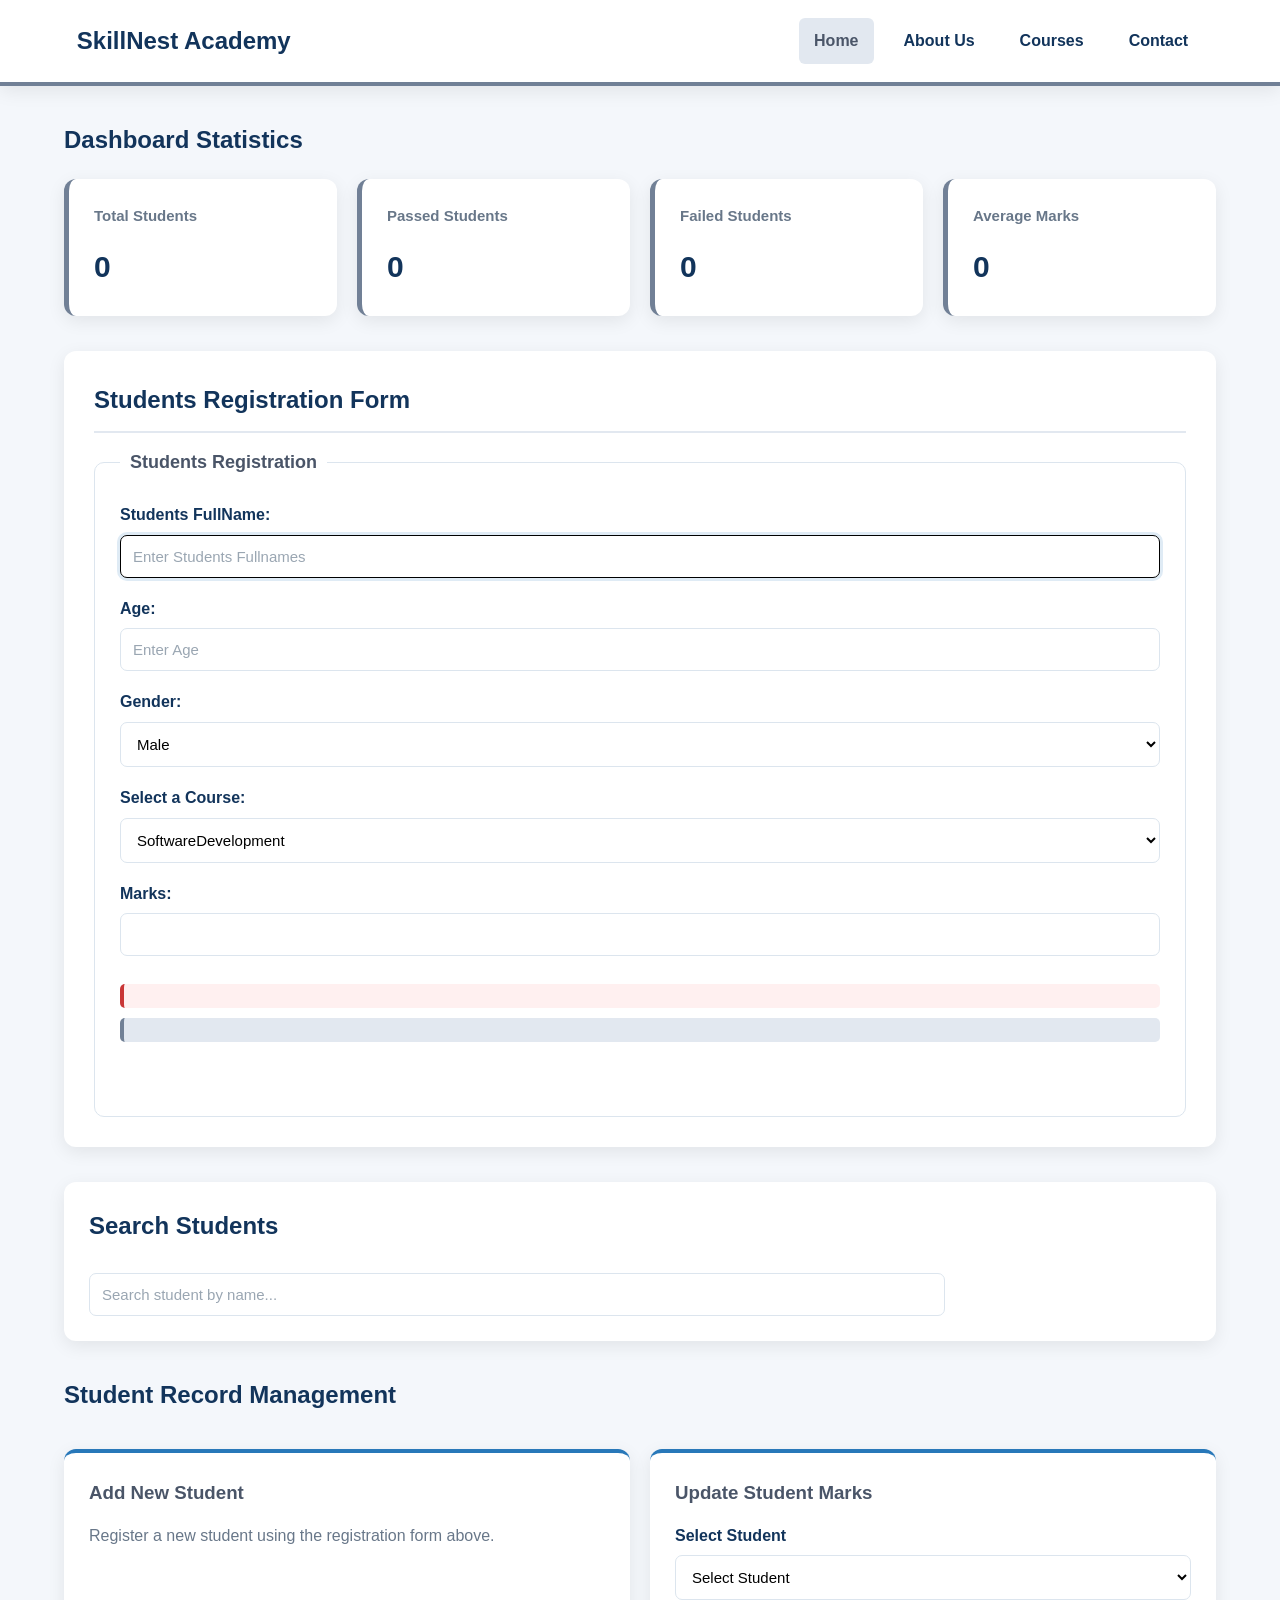
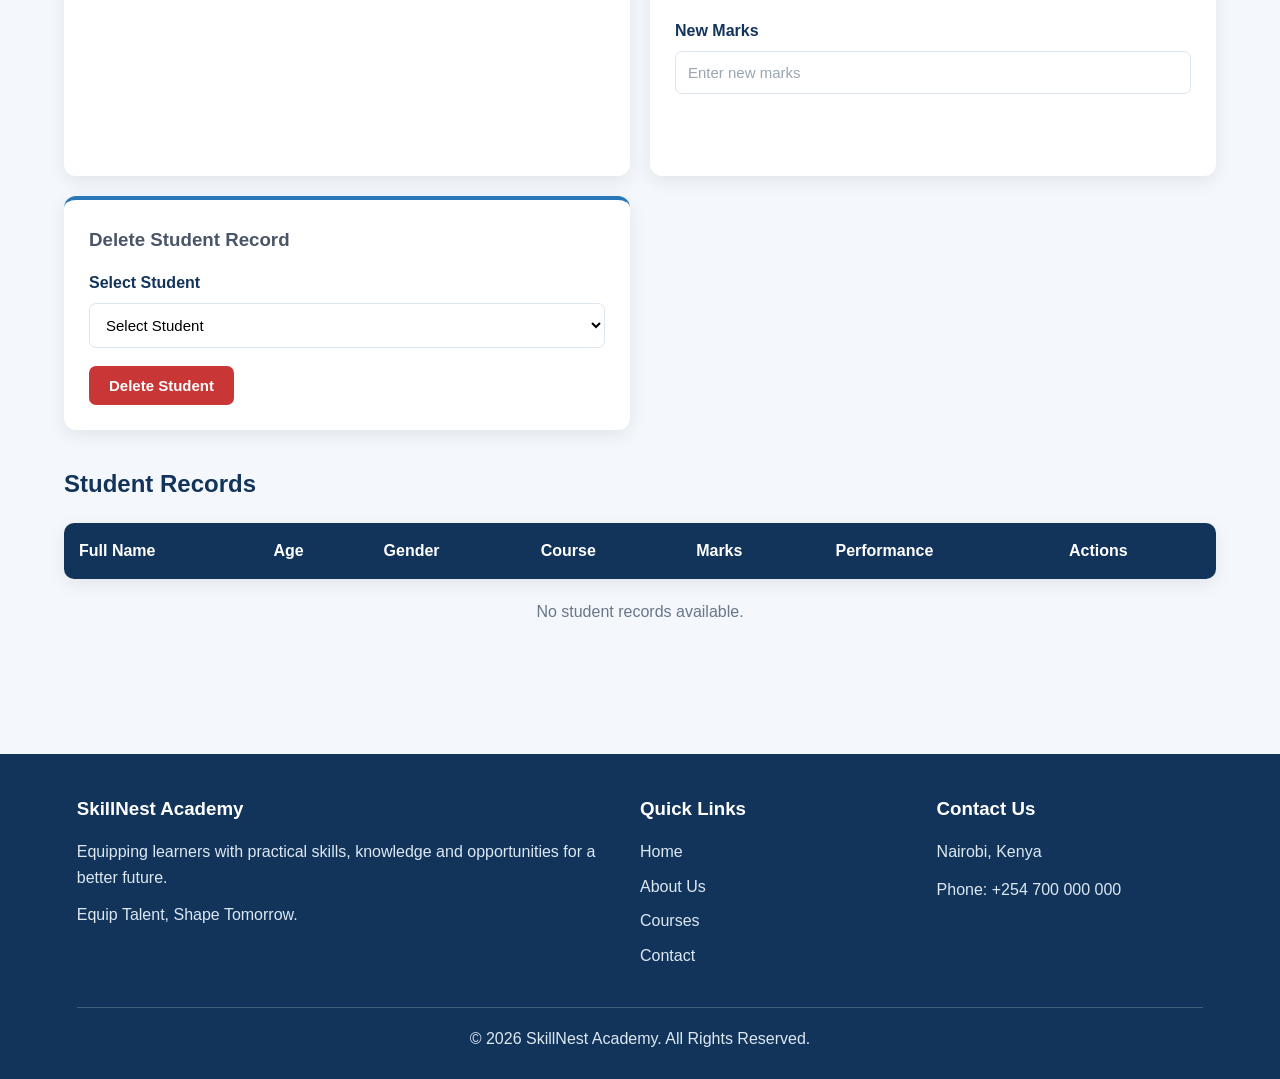
<file: index.html>
<!DOCTYPE html>
<html lang="en">

<head>
    <meta charset="UTF-8">
    <meta name="viewport" content="width=device-width, initial-scale=1.0">
    <title>SkillNest Academy</title>
    <link rel="stylesheet" href="style.css">
</head>

<body>

    <!-- Header Section -->
 
<header class="site-header">

    <div class="logo">
        <h2>SkillNest Academy</h2>
    </div>

    <button class="menu-toggle" id="menuToggle"
        aria-label="Open navigation menu"
        aria-expanded="false">
        ☰
    </button>

    <nav class="navbar" id="navbar">
        <a href="index.html" class="active">Home</a>
        <a href="about.html">About Us</a>
        <a href="courses.html">Courses</a>
        <a href="contact.html">Contact</a>
    </nav>

</header>



    <main>

        <!-- Dashboard Statistics -->
        <section class="dashboard">

            <h2>Dashboard Statistics</h2>

            <div class="statistics">

                <div class="stat-card">
                    <h3>Total Students</h3>
                    <p id="totalStudents">0</p>
                </div>

                <div class="stat-card">
                    <h3>Passed Students</h3>
                    <p id="passedStudents">0</p>
                </div>

                <div class="stat-card">
                    <h3>Failed Students</h3>
                    <p id="failedStudents">0</p>
                </div>

                <div class="stat-card">
                    <h3>Average Marks</h3>
                    <p id="averageMarks">0</p>
                </div>

            </div>

        </section>


        <!-- Student Registration Form -->
        <section class="form">

            <h2>Students Registration Form</h2>

            <form action="post">

                <fieldset>

                    <legend>Students Registration</legend>

                    <label for="name">Students FullName:</label>
                    <input
                        type="text"
                        id="name"
                        required
                        placeholder="Enter Students Fullnames"
                        autofocus
                    >
                    <br><br>


                    <label for="age">Age:</label>
                    <input
                        type="number"
                        id="age"
                        required
                        placeholder="Enter Age"
                    >
                    <br><br>


                    <label for="gender">Gender:</label>
                    <select name="gender" id="gender">

                        <option value="Male">Male</option>
                        <option value="Female">Female</option>

                    </select>
                    <br><br>


                    <label for="course">Select a Course:</label>
                    <select name="course" id="course">

                        <option value="softwareDev">SoftwareDevelopment</option>
                        <option value="webDesign">Web Design</option>
                        <option value="dataAnalysis">Data Analysis</option>
                        <option value=" cyberSecurity">Cyber Security</option>
                        <option value="networking">Networking</option>
                        <option value="graphicDesign">Graphic Design</option>
                        <option value=" digitalMarketing">Digital Marketing</option>
                        <option value="computerPackages">Computer Packages</option>

                    </select>
                    <br><br>


                    <label for="marks">Marks:</label>
                    <input
                        type="number"
                        id="marks"
                        required
                        min="0"
                        max="100"
                    >
                    <br><br>


                    <p id="errorMessage"></p>
                    <p id="successMessage"></p>


                    <button type="submit">Rigister Student</button>

                </fieldset>

            </form>

        </section>


        <!-- Registered Students Section -->
        <section class="rigisteredStudents">

        </section>


        <!-- Student Search Section -->
        <section class="search-section">

            <h2>Search Students</h2>

            <input
                type="text"
                id="searchInput"
                placeholder="Search student by name..."
            >

            <button type="button" id="searchBtn">Search</button>
            <button type="button" id="clearSearch">Clear Search</button>

        </section>


        <!-- Student Record Management -->
        <section class="management">

            <h2>Student Record Management</h2>


            <!-- Add New Student -->
            <div class="management-card">

                <h3>Add New Student</h3>

                <p>Register a new student using the registration form above.</p>

                <button
                    type="button"
                    onclick="document.getElementById('fullName').focus()"
                >
                    Add Student
                </button>

            </div>


            <!-- Update Student Marks -->
            <div class="management-card">

                <h3>Update Student Marks</h3>

                <form id="updateMarksForm">

                    <div class="form-group">

                        <label for="updateStudent">Select Student</label>

                        <select id="updateStudent" required>

                            <option value="">Select Student</option>

                        </select>

                    </div>


                    <div class="form-group">

                        <label for="newMarks">New Marks</label>

                        <input
                            type="number"
                            id="newMarks"
                            min="0"
                            max="100"
                            placeholder="Enter new marks"
                            required
                        >

                    </div>


                    <button type="submit">Update Marks</button>

                </form>

            </div>


            <!-- Delete Student -->
            <div class="management-card">

                <h3>Delete Student Record</h3>

                <form id="deleteStudentForm">

                    <div class="form-group">

                        <label for="deleteStudent">Select Student</label>

                        <select id="deleteStudent" required>

                            <option value="">Select Student</option>

                        </select>

                    </div>


                    <button type="submit" class="delete-btn">
                        Delete Student
                    </button>

                </form>

            </div>


            <p id="managementMessage"></p>

        </section>


        <!-- Student Records Table -->
        <section class="records">

            <h2>Student Records</h2>

            <div class="table-container">

                <table>

                    <thead>

                        <tr>
                            <th>Full Name</th>
                            <th>Age</th>
                            <th>Gender</th>
                            <th>Course</th>
                            <th>Marks</th>
                            <th>Performance</th>
                            <th>Actions</th>
                        </tr>

                    </thead>


                    <tbody id="studentTable">

                        <!-- Student records will appear here dynamically -->

                    </tbody>

                </table>

            </div>


            <p id="noRecords">No student records available.</p>

        </section>

    </main>

<footer class="site-footer">

    <div class="footer-container">

        <div class="footer-about">
            <h3>SkillNest Academy</h3>

            <p>
                Equipping learners with practical skills,
                knowledge and opportunities for a better future.
            </p>

            <p>Equip Talent, Shape Tomorrow.</p>
        </div>


        <div class="footer-links">

            <h3>Quick Links</h3>

            <ul>
                <li><a href="index.html">Home</a></li>
                <li><a href="about.html">About Us</a></li>
                <li><a href="courses.html">Courses</a></li>
                <li><a href="contact.html">Contact</a></li>
            </ul>

        </div>


        <div class="footer-contact">

            <h3>Contact Us</h3>

            <p>Nairobi, Kenya</p>
            <p>Phone: +254 700 000 000</p>

        </div>

    </div>

    <div class="footer-bottom">

        <p>
            &copy; 2026 SkillNest Academy.
            All Rights Reserved.
        </p>

    </div>

</footer>


</body>

</html>
</file>
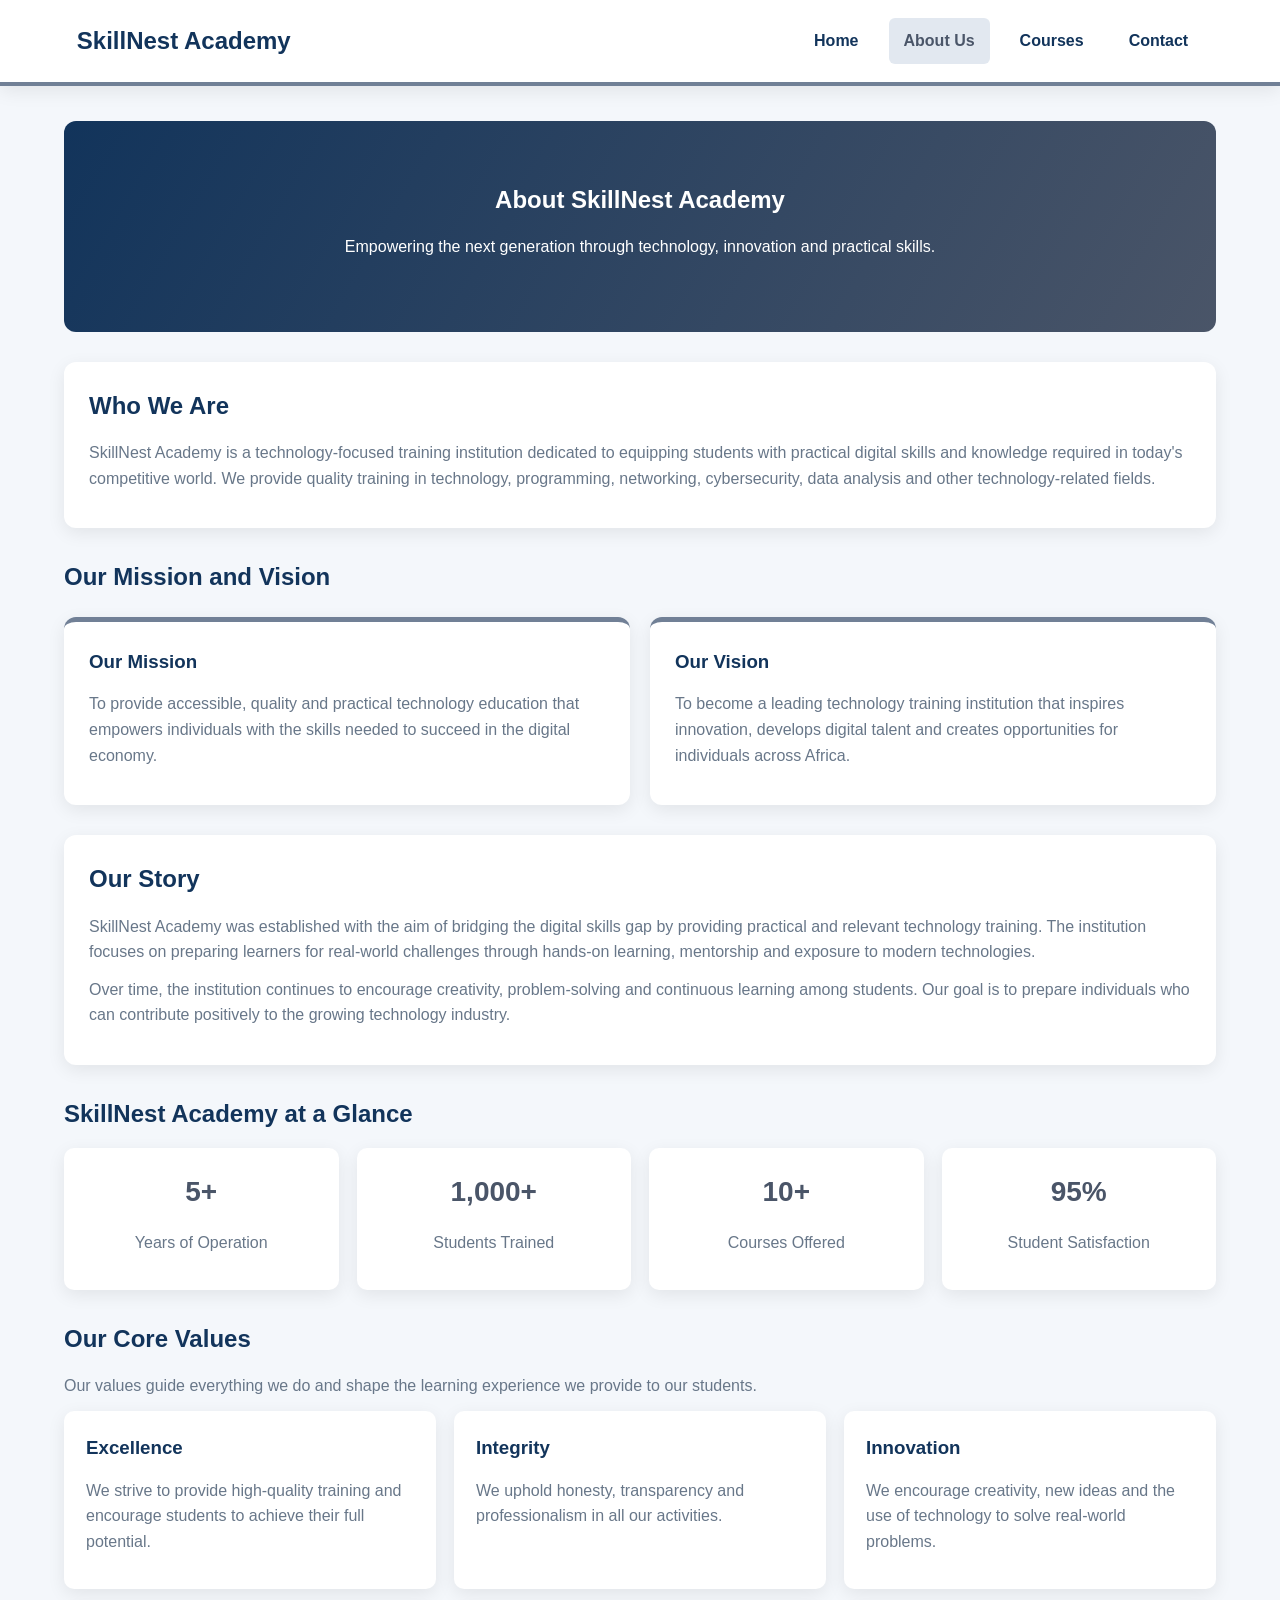
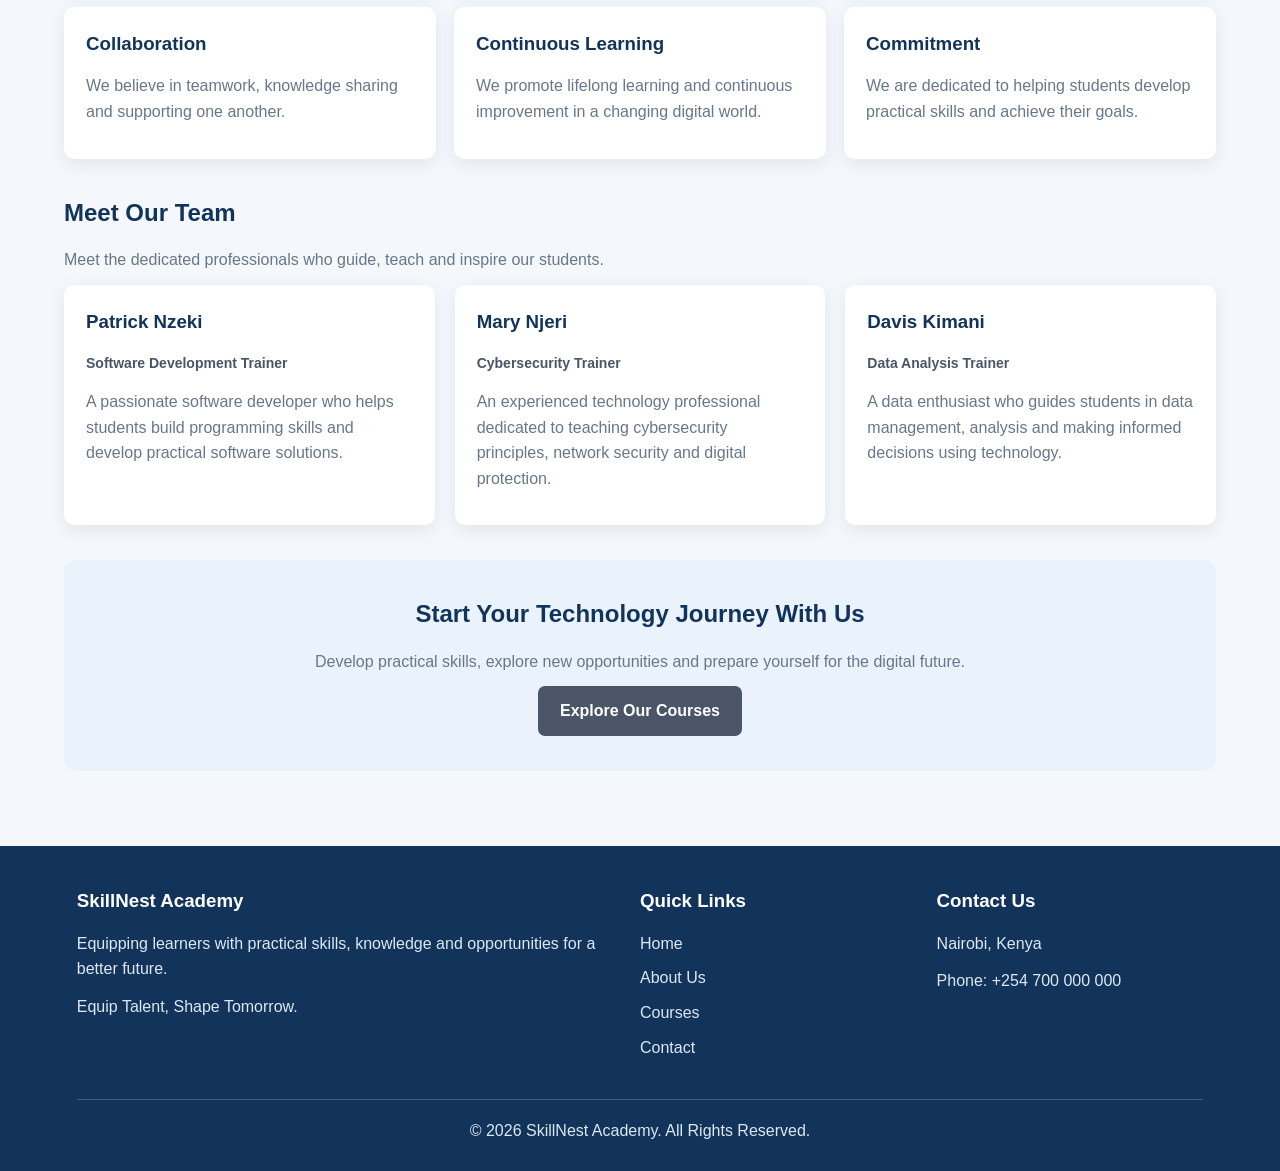
<file: about.html>
<!DOCTYPE html>
<html lang="en">

<head>
    <meta charset="UTF-8">
    <meta name="viewport" content="width=device-width, initial-scale=1.0">
    <title>SkillNest Academy</title>
    <link rel="stylesheet" href="style.css">
</head>

<body>

    <!-- Header Section -->
   
    <header class="site-header">

        <div class="logo">
            <h2>SkillNest Academy</h2>
        </div>

        <button class="menu-toggle" id="menuToggle"
            aria-label="Open navigation menu"
            aria-expanded="false">
            ☰
        </button>

        <nav class="navbar" id="navbar">
            <a href="index.html" >Home</a>
            <a href="about.html" class="active">About Us</a>
            <a href="courses.html">Courses</a>
            <a href="contact.html">Contact</a>
        </nav>

    </header>


    <main>

        <!-- About Page Banner -->
        <section class="about-banner">

            <h1>About SkillNest Academy</h1>

            <p>
                Empowering the next generation through technology,
                innovation and practical skills.
            </p>

        </section>


        <!-- Introduction Section -->
        <section class="introduction">

            <h2>Who We Are</h2>

            <p>
                SkillNest Academy is a technology-focused training institution
                dedicated to equipping students with practical digital skills
                and knowledge required in today's competitive world.
                We provide quality training in technology, programming,
                networking, cybersecurity, data analysis and other
                technology-related fields.
            </p>

        </section>


        <!-- Mission and Vision -->
        <section class="mission-vision" id="mission">

            <h2>Our Mission and Vision</h2>

            <div class="mission-container">

                <!-- Mission Card -->
                <div class="mission-card">

                    <h3>Our Mission</h3>

                    <p>
                        To provide accessible, quality and practical technology
                        education that empowers individuals with the skills
                        needed to succeed in the digital economy.
                    </p>

                </div>


                <!-- Vision Card -->
                <div class="vision-card">

                    <h3>Our Vision</h3>

                    <p>
                        To become a leading technology training institution
                        that inspires innovation, develops digital talent
                        and creates opportunities for individuals across Africa.
                    </p>

                </div>

            </div>

        </section>


        <!-- Institution History -->
        <section class="history">

            <h2>Our Story</h2>

            <p>
                SkillNest Academy was established with the aim of bridging
                the digital skills gap by providing practical and relevant
                technology training. The institution focuses on preparing
                learners for real-world challenges through hands-on learning,
                mentorship and exposure to modern technologies.
            </p>

            <p>
                Over time, the institution continues to encourage creativity,
                problem-solving and continuous learning among students.
                Our goal is to prepare individuals who can contribute
                positively to the growing technology industry.
            </p>

        </section>


        <!-- Key Facts -->
        <section class="facts">

            <h2>SkillNest Academy at a Glance</h2>

            <div class="facts-container">

                <div class="fact-card">
                    <h3>5+</h3>
                    <p>Years of Operation</p>
                </div>

                <div class="fact-card">
                    <h3>1,000+</h3>
                    <p>Students Trained</p>
                </div>

                <div class="fact-card">
                    <h3>10+</h3>
                    <p>Courses Offered</p>
                </div>

                <div class="fact-card">
                    <h3>95%</h3>
                    <p>Student Satisfaction</p>
                </div>

            </div>

        </section>


        <!-- Core Values -->
        <section class="values" id="values">

            <h2>Our Core Values</h2>

            <p>
                Our values guide everything we do and shape the learning
                experience we provide to our students.
            </p>

            <div class="values-container">

                <div class="value-card">
                    <h3>Excellence</h3>
                    <p>
                        We strive to provide high-quality training and
                        encourage students to achieve their full potential.
                    </p>
                </div>

                <div class="value-card">
                    <h3>Integrity</h3>
                    <p>
                        We uphold honesty, transparency and professionalism
                        in all our activities.
                    </p>
                </div>

                <div class="value-card">
                    <h3>Innovation</h3>
                    <p>
                        We encourage creativity, new ideas and the use
                        of technology to solve real-world problems.
                    </p>
                </div>

                <div class="value-card">
                    <h3>Collaboration</h3>
                    <p>
                        We believe in teamwork, knowledge sharing
                        and supporting one another.
                    </p>
                </div>

                <div class="value-card">
                    <h3>Continuous Learning</h3>
                    <p>
                        We promote lifelong learning and continuous
                        improvement in a changing digital world.
                    </p>
                </div>

                <div class="value-card">
                    <h3>Commitment</h3>
                    <p>
                        We are dedicated to helping students develop
                        practical skills and achieve their goals.
                    </p>
                </div>

            </div>

        </section>


        <!-- Meet Our Team -->
        <section class="team" id="team">

            <h2>Meet Our Team</h2>

            <p>
                Meet the dedicated professionals who guide, teach
                and inspire our students.
            </p>

            <div class="team-container">

                <!-- Team Member 1 -->
                <div class="team-card">

                    

                    <h3>Patrick Nzeki</h3>

                    <h4>Software Development Trainer</h4>

                    <p>
                        A passionate software developer who helps students
                        build programming skills and develop practical
                        software solutions.
                    </p>

                </div>


                <!-- Team Member 2 -->
                <div class="team-card">

            

                    <h3>Mary Njeri</h3>

                    <h4>Cybersecurity Trainer</h4>

                    <p>
                        An experienced technology professional dedicated
                        to teaching cybersecurity principles, network
                        security and digital protection.
                    </p>

                </div>


                <!-- Team Member 3 -->
                <div class="team-card">

                    

                    <h3>Davis Kimani</h3>

                    <h4>Data Analysis Trainer</h4>

                    <p>
                        A data enthusiast who guides students in data
                        management, analysis and making informed decisions
                        using technology.
                    </p>

                </div>

            </div>

        </section>


        <!-- Call to Action -->
        <section class="join-us">

            <h2>Start Your Technology Journey With Us</h2>

            <p>
                Develop practical skills, explore new opportunities
                and prepare yourself for the digital future.
            </p>

            <a href="index.html">Explore Our Courses</a>

        </section>

    </main>


   
<footer class="site-footer">

    <div class="footer-container">

        <div class="footer-about">
            <h3>SkillNest Academy</h3>

            <p>
                Equipping learners with practical skills,
                knowledge and opportunities for a better future.
            </p>

            <p>Equip Talent, Shape Tomorrow.</p>
        </div>


        <div class="footer-links">

            <h3>Quick Links</h3>

            <ul>
                <li><a href="index.html">Home</a></li>
                <li><a href="about.html">About Us</a></li>
                <li><a href="courses.html">Courses</a></li>
                <li><a href="contact.html">Contact</a></li>
            </ul>

        </div>


        <div class="footer-contact">

            <h3>Contact Us</h3>

            <p>Nairobi, Kenya</p>
            <p>Phone: +254 700 000 000</p>

        </div>

    </div>

    <div class="footer-bottom">

        <p>
            &copy; 2026 SkillNest Academy.
            All Rights Reserved.
        </p>

    </div>

</footer>


</body>

</html>
</file>
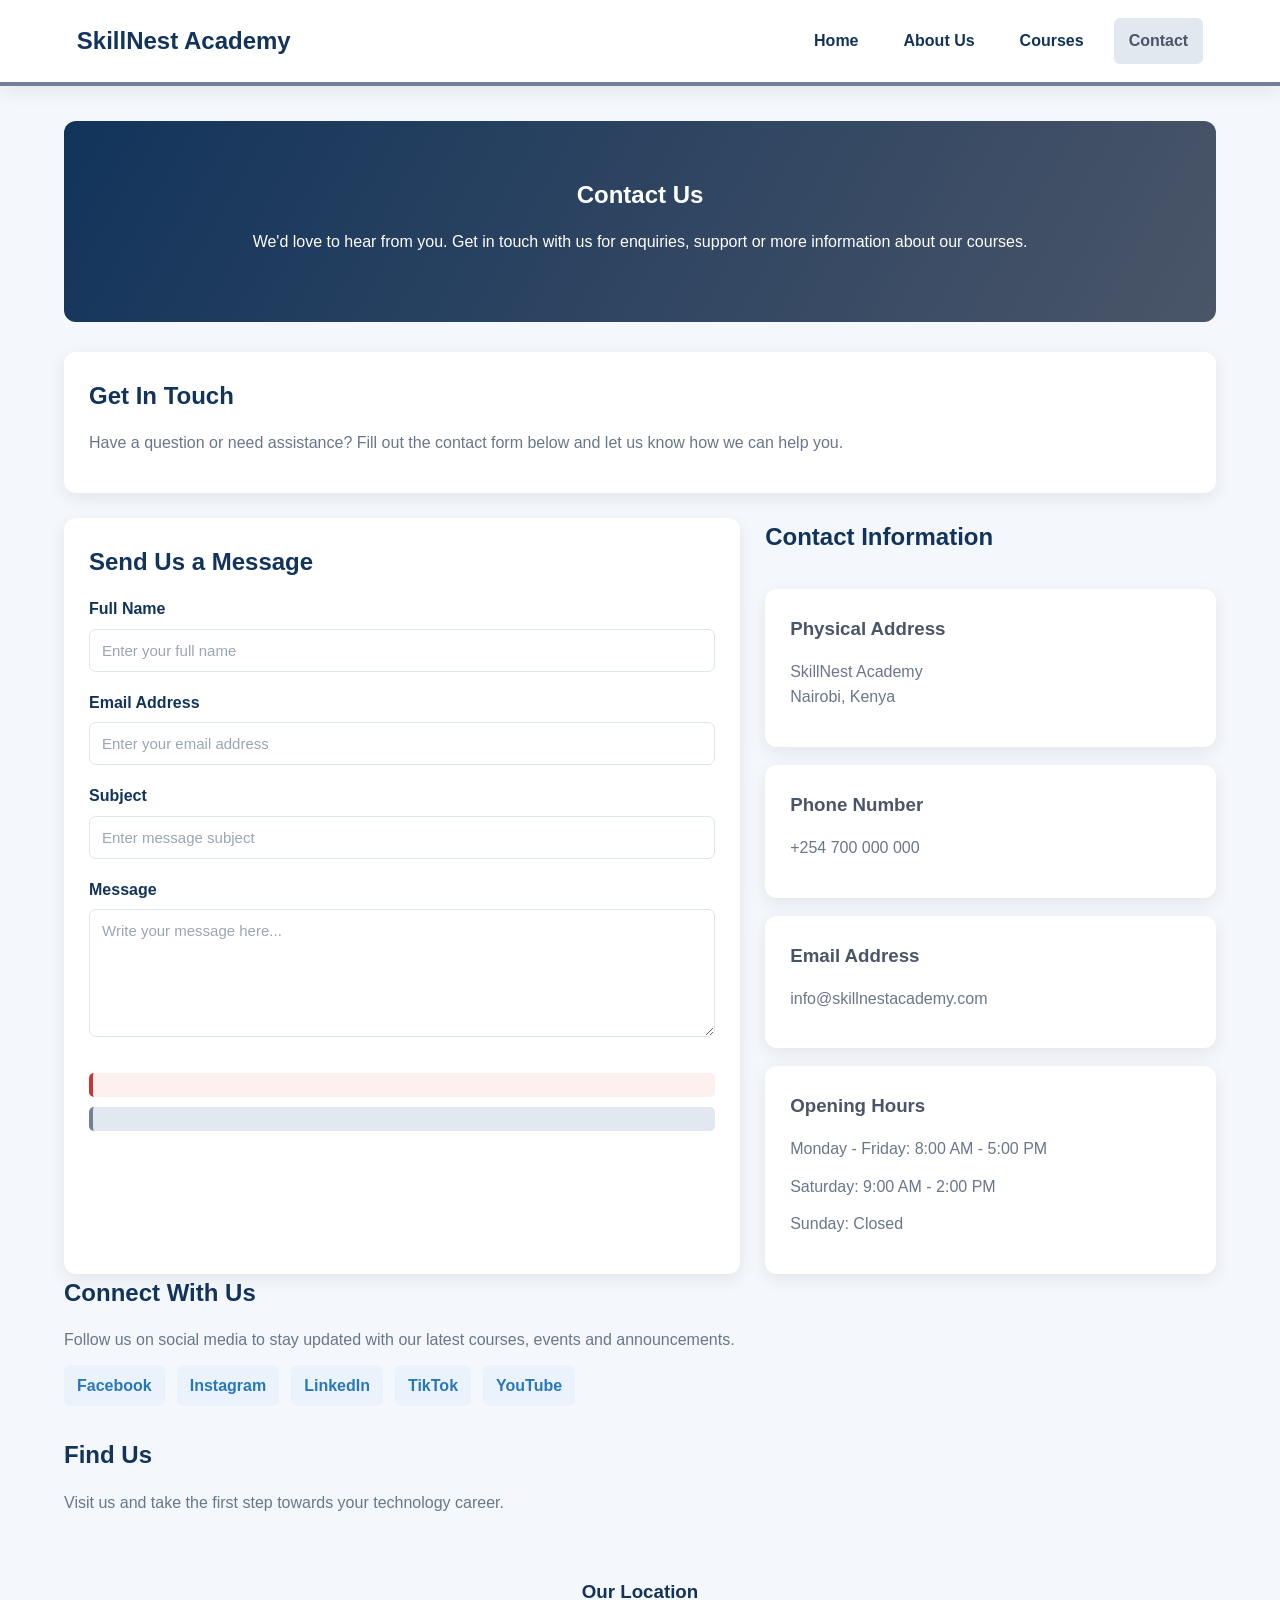
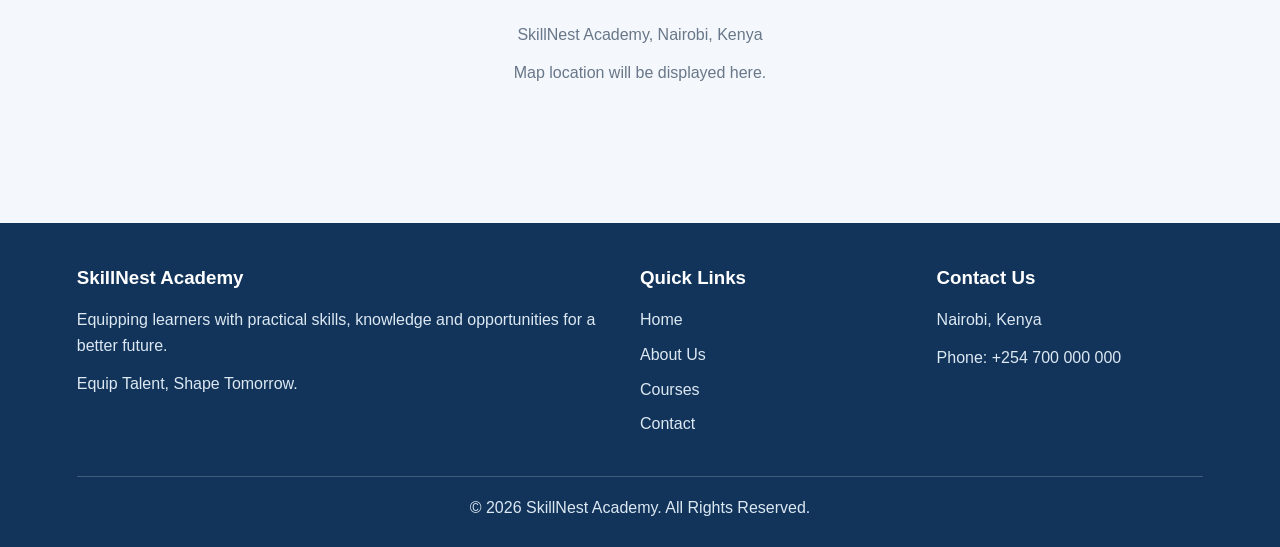
<file: contact.html>
<!DOCTYPE html>
<html lang="en">

<head>
    <meta charset="UTF-8">
    <meta name="viewport" content="width=device-width, initial-scale=1.0">
    <title>Contact Us | SkillNest Academy</title>
    <link rel="stylesheet" href="style.css">
</head>

<body>

    <!-- Header Section -->
    
<header class="site-header">

    <div class="logo">
        <h2>SkillNest Academy</h2>
    </div>

    <button class="menu-toggle" id="menuToggle"
        aria-label="Open navigation menu"
        aria-expanded="false">
        ☰
    </button>

    <nav class="navbar" id="navbar">
        <a href="index.html" >Home</a>
        <a href="about.html">About Us</a>
        <a href="courses.html">Courses</a>
        <a href="contact.html" class="active">Contact</a>
    </nav>

</header>



    <main>

        <!-- Contact Banner -->
        <section class="contact-banner">

            <h1>Contact Us</h1>

            <p>
                We'd love to hear from you. Get in touch with us
                for enquiries, support or more information about our courses.
            </p>

        </section>


        <!-- Contact Introduction -->
        <section class="contact-intro">

            <h2>Get In Touch</h2>

            <p>
                Have a question or need assistance?
                Fill out the contact form below and let us know
                how we can help you.
            </p>

        </section>


        <!-- Contact Form and Details -->
        <section class="contact-container">


            <!-- Contact Form -->
            <div class="contact-form">

                <h2>Send Us a Message</h2>

                <form id="contactForm">

                    <div class="form-group">

                        <label for="fullName">Full Name</label>

                        <input
                            type="text"
                            id="fullName"
                            placeholder="Enter your full name"
                            required
                        >

                    </div>


                    <div class="form-group">

                        <label for="email">Email Address</label>

                        <input
                            type="email"
                            id="email"
                            placeholder="Enter your email address"
                            required
                        >

                    </div>


                    <div class="form-group">

                        <label for="subject">Subject</label>

                        <input
                            type="text"
                            id="subject"
                            placeholder="Enter message subject"
                            required
                        >

                    </div>


                    <div class="form-group">

                        <label for="message">Message</label>

                        <textarea
                            id="message"
                            rows="6"
                            placeholder="Write your message here..."
                            required
                        ></textarea>

                    </div>


                    <!-- Validation Messages -->
                    <p id="errorMessage"></p>

                    <p id="successMessage"></p>


                    <button type="submit">
                        Send Message
                    </button>

                </form>

            </div>


            <!-- Contact Information -->
            <div class="contact-info">

                <h2>Contact Information</h2>

                <div class="info-card">

                    <h3>Physical Address</h3>

                    <p>
                        SkillNest Academy<br>
                        Nairobi, Kenya
                    </p>

                </div>


                <div class="info-card">

                    <h3>Phone Number</h3>

                    <p>+254 700 000 000</p>

                </div>


                <div class="info-card">

                    <h3>Email Address</h3>

                    <p>info@skillnestacademy.com</p>

                </div>


                <div class="info-card">

                    <h3>Opening Hours</h3>

                    <p>Monday - Friday: 8:00 AM - 5:00 PM</p>

                    <p>Saturday: 9:00 AM - 2:00 PM</p>

                    <p>Sunday: Closed</p>

                </div>

            </div>

        </section>


        <!-- Social Media Section -->
        <section class="social-media">

            <h2>Connect With Us</h2>

            <p>
                Follow us on social media to stay updated
                with our latest courses, events and announcements.
            </p>

            <div class="social-links">

                <a href="https://www.facebook.com/" target="_blank">
                    Facebook
                </a>

                <a href="https://www.instagram.com/" target="_blank">
                    Instagram
                </a>

                <a href="https://www.linkedin.com/" target="_blank">
                    LinkedIn
                </a>

                <a href="https://www.tiktok.com/" target="_blank">
                    TikTok
                </a>

                <a href="https://www.youtube.com/" target="_blank">
                    YouTube
                </a>

            </div>

        </section>


        <!-- Map Section -->
        <section class="map-section">

            <h2>Find Us</h2>

            <p>
                Visit us and take the first step towards your
                technology career.
            </p>

            <div class="map-placeholder">

                <h3>Our Location</h3>

                <p>SkillNest Academy, Nairobi, Kenya</p>

                <p>Map location will be displayed here.</p>

            </div>

        </section>


    </main>


    
<footer class="site-footer">

    <div class="footer-container">

        <div class="footer-about">
            <h3>SkillNest Academy</h3>

            <p>
                Equipping learners with practical skills,
                knowledge and opportunities for a better future.
            </p>

            <p>Equip Talent, Shape Tomorrow.</p>
        </div>


        <div class="footer-links">

            <h3>Quick Links</h3>

            <ul>
                <li><a href="index.html">Home</a></li>
                <li><a href="about.html">About Us</a></li>
                <li><a href="courses.html">Courses</a></li>
                <li><a href="contact.html">Contact</a></li>
            </ul>

        </div>


        <div class="footer-contact">

            <h3>Contact Us</h3>

            <p>Nairobi, Kenya</p>
            <p>Phone: +254 700 000 000</p>

        </div>

    </div>

    <div class="footer-bottom">

        <p>
            &copy; 2026 SkillNest Academy.
            All Rights Reserved.
        </p>

    </div>

</footer>



    
</body>

</html>
</file>
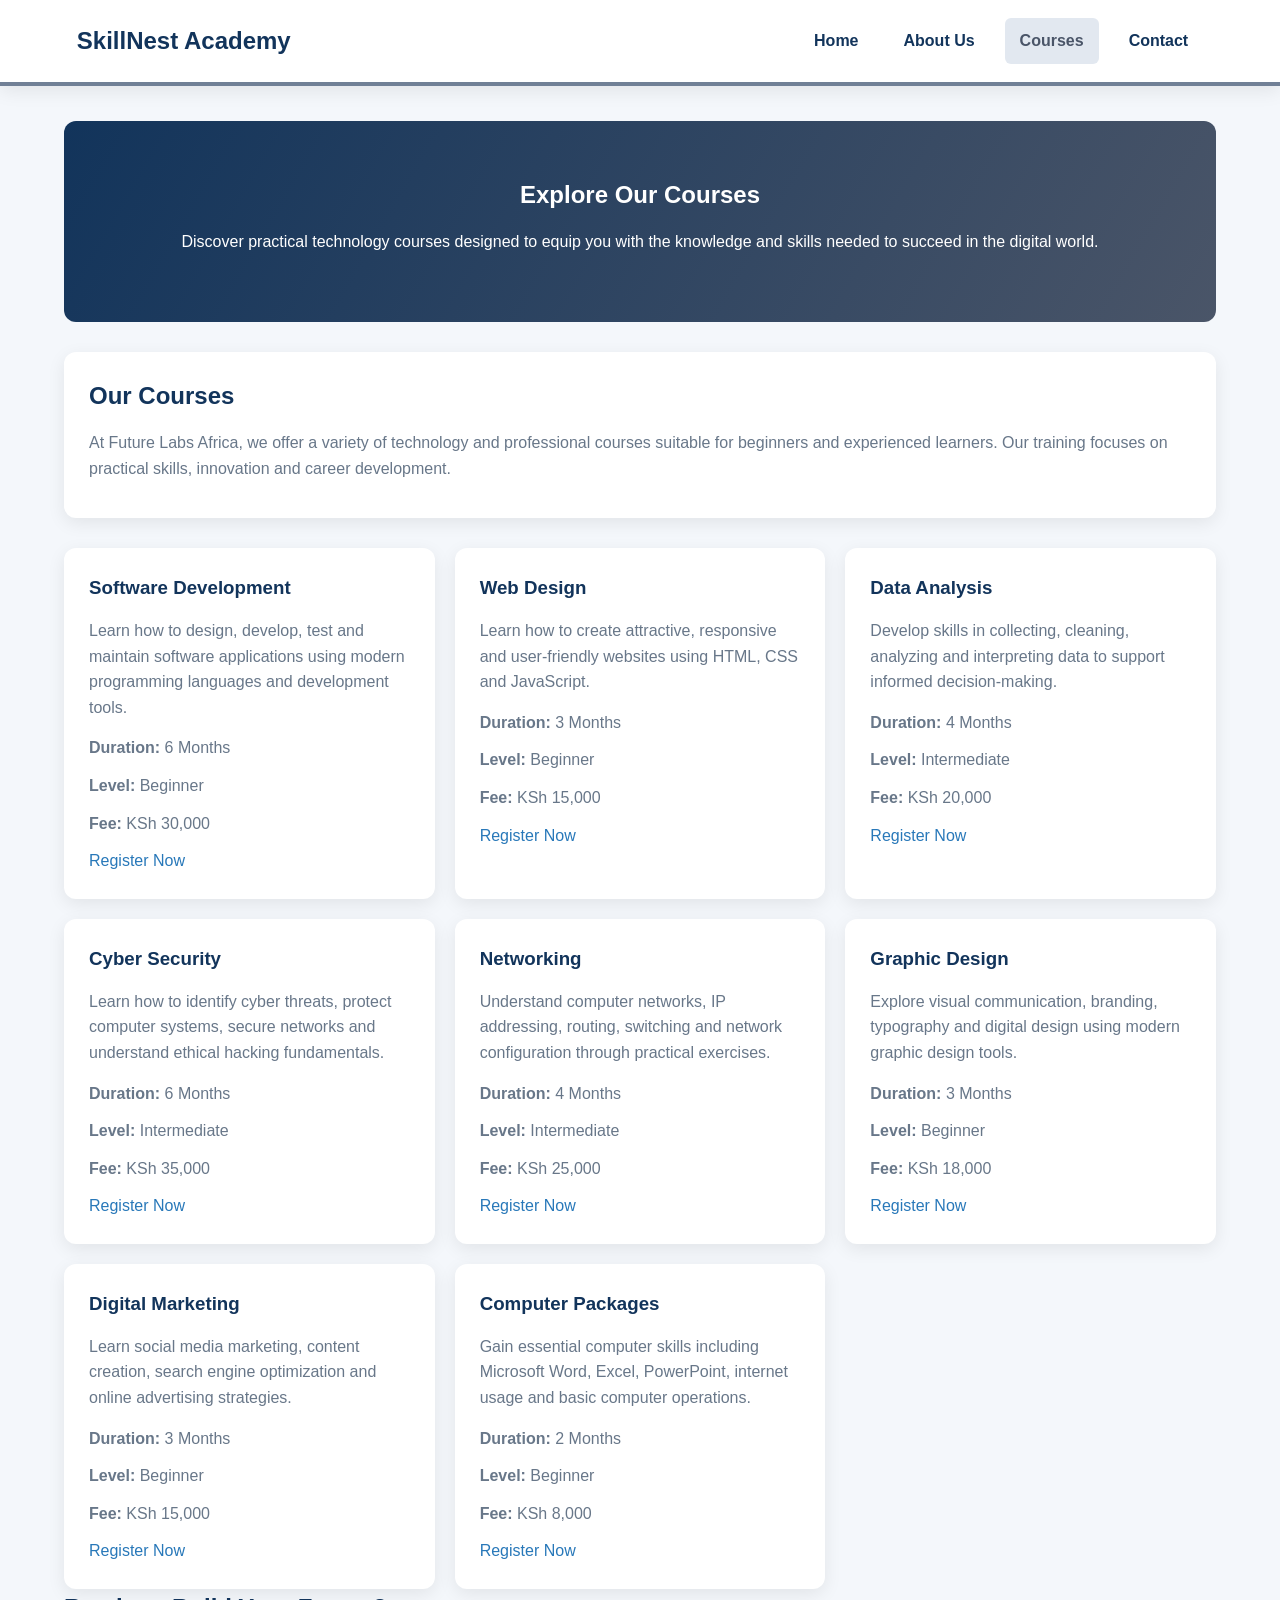
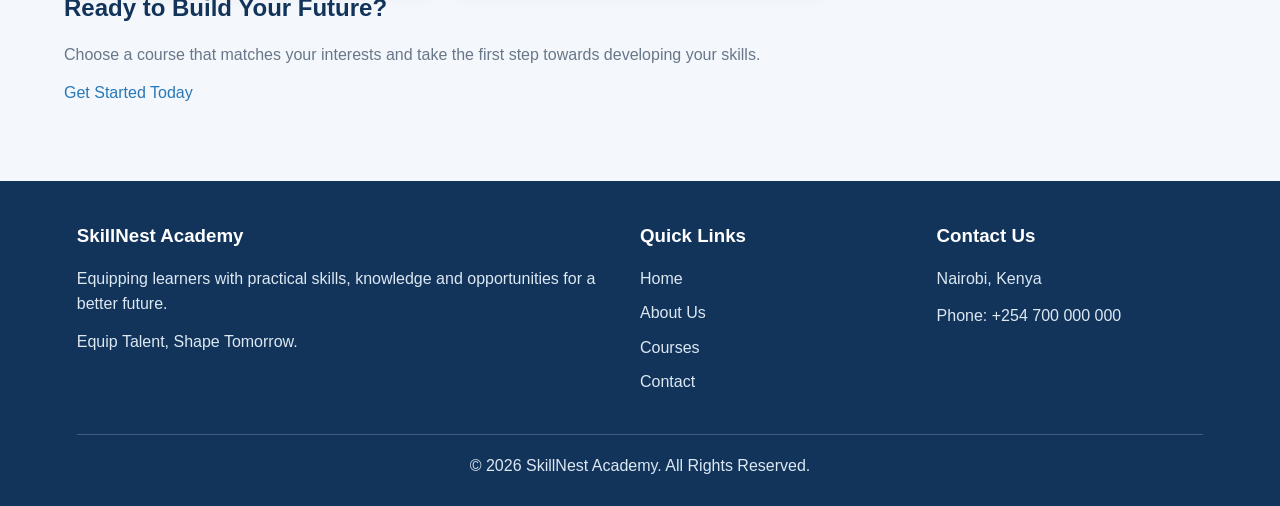
<file: courses.html>
<!DOCTYPE html>
<html lang="en">

<head>
    <meta charset="UTF-8">
    <meta name="viewport" content="width=device-width, initial-scale=1.0">
    <title>Courses | SkillNest Academy</title>
    <link rel="stylesheet" href="style.css">
</head>

<body>

    <!-- Header Section -->
<header class="site-header">

    <div class="logo">
        <h2>SkillNest Academy

            
        </h2>
    </div>

    <button class="menu-toggle" id="menuToggle"
        aria-label="Open navigation menu"
        aria-expanded="false">
        ☰
    </button>

    <nav class="navbar" id="navbar">
        <a href="index.html" >Home</a>
        <a href="about.html">About Us</a>
        <a href="courses.html" class="active">Courses</a>
        <a href="contact.html">Contact</a>
    </nav>

</header>



    <main>

        <!-- Courses Banner -->
        <section class="courses-banner">

            <h1>Explore Our Courses</h1>

            <p>
                Discover practical technology courses designed to equip
                you with the knowledge and skills needed to succeed
                in the digital world.
            </p>

        </section>


        <!-- Courses Introduction -->
        <section class="courses-intro">

            <h2>Our Courses</h2>

            <p>
                At Future Labs Africa, we offer a variety of technology
                and professional courses suitable for beginners and
                experienced learners. Our training focuses on practical
                skills, innovation and career development.
            </p>

        </section>


        <!-- Courses Grid -->
        <section class="courses-container">

            <div class="courses-grid">


                <!-- Course 1: Software Development -->
                <div class="course-card">

                   

                    <h3>Software Development</h3>

                    <p>
                        Learn how to design, develop, test and maintain
                        software applications using modern programming
                        languages and development tools.
                    </p>

                    <div class="course-details">

                        <p><strong>Duration:</strong> 6 Months</p>

                        <p><strong>Level:</strong> Beginner</p>

                        <p><strong>Fee:</strong> KSh 30,000</p>

                    </div>

                    <a href="index.html#registration" class="register-btn">
                        Register Now
                    </a>

                </div>


                <!-- Course 2: Web Design -->
                <div class="course-card">

                  

                    <h3>Web Design</h3>

                    <p>
                        Learn how to create attractive, responsive and
                        user-friendly websites using HTML, CSS and
                        JavaScript.
                    </p>

                    <div class="course-details">

                        <p><strong>Duration:</strong> 3 Months</p>

                        <p><strong>Level:</strong> Beginner</p>

                        <p><strong>Fee:</strong> KSh 15,000</p>

                    </div>

                    <a href="index.html#registration" class="register-btn">
                        Register Now
                    </a>

                </div>


                <!-- Course 3: Data Analysis -->
                <div class="course-card">

                    

                    <h3>Data Analysis</h3>

                    <p>
                        Develop skills in collecting, cleaning, analyzing
                        and interpreting data to support informed
                        decision-making.
                    </p>

                    <div class="course-details">

                        <p><strong>Duration:</strong> 4 Months</p>

                        <p><strong>Level:</strong> Intermediate</p>

                        <p><strong>Fee:</strong> KSh 20,000</p>

                    </div>

                    <a href="index.html#registration" class="register-btn">
                        Register Now
                    </a>

                </div>


                <!-- Course 4: Cyber Security -->
                <div class="course-card">

                   

                    <h3>Cyber Security</h3>

                    <p>
                        Learn how to identify cyber threats, protect
                        computer systems, secure networks and understand
                        ethical hacking fundamentals.
                    </p>

                    <div class="course-details">

                        <p><strong>Duration:</strong> 6 Months</p>

                        <p><strong>Level:</strong> Intermediate</p>

                        <p><strong>Fee:</strong> KSh 35,000</p>

                    </div>

                    <a href="index.html#registration" class="register-btn">
                        Register Now
                    </a>

                </div>


                <!-- Course 5: Networking -->
                <div class="course-card">

                    

                    <h3>Networking</h3>

                    <p>
                        Understand computer networks, IP addressing,
                        routing, switching and network configuration
                        through practical exercises.
                    </p>

                    <div class="course-details">

                        <p><strong>Duration:</strong> 4 Months</p>

                        <p><strong>Level:</strong> Intermediate</p>

                        <p><strong>Fee:</strong> KSh 25,000</p>

                    </div>

                    <a href="index.html#registration" class="register-btn">
                        Register Now
                    </a>

                </div>


                <!-- Course 6: Graphic Design -->
                <div class="course-card">

                   

                    <h3>Graphic Design</h3>

                    <p>
                        Explore visual communication, branding,
                        typography and digital design using modern
                        graphic design tools.
                    </p>

                    <div class="course-details">

                        <p><strong>Duration:</strong> 3 Months</p>

                        <p><strong>Level:</strong> Beginner</p>

                        <p><strong>Fee:</strong> KSh 18,000</p>

                    </div>

                    <a href="index.html#registration" class="register-btn">
                        Register Now
                    </a>

                </div>


                <!-- Course 7: Digital Marketing -->
                <div class="course-card">

                    

                    <h3>Digital Marketing</h3>

                    <p>
                        Learn social media marketing, content creation,
                        search engine optimization and online advertising
                        strategies.
                    </p>

                    <div class="course-details">

                        <p><strong>Duration:</strong> 3 Months</p>

                        <p><strong>Level:</strong> Beginner</p>

                        <p><strong>Fee:</strong> KSh 15,000</p>

                    </div>

                    <a href="index.html#registration" class="register-btn">
                        Register Now
                    </a>

                </div>


                <!-- Course 8: Computer Packages -->
                <div class="course-card">

                    

                    <h3>Computer Packages</h3>

                    <p>
                        Gain essential computer skills including Microsoft
                        Word, Excel, PowerPoint, internet usage and
                        basic computer operations.
                    </p>

                    <div class="course-details">

                        <p><strong>Duration:</strong> 2 Months</p>

                        <p><strong>Level:</strong> Beginner</p>

                        <p><strong>Fee:</strong> KSh 8,000</p>

                    </div>

                    <a href="index.html#registration" class="register-btn">
                        Register Now
                    </a>

                </div>


            </div>

        </section>


        <!-- Call To Action -->
        <section class="courses-cta">

            <h2>Ready to Build Your Future?</h2>

            <p>
                Choose a course that matches your interests and
                take the first step towards developing your skills.
            </p>

            <a href="index.html#registration">
                Get Started Today
            </a>

        </section>

    </main>


    <!-- Footer -->
    
<footer class="site-footer">

    <div class="footer-container">

        <div class="footer-about">
            <h3>SkillNest Academy</h3>

            <p>
                Equipping learners with practical skills,
                knowledge and opportunities for a better future.
            </p>

            <p>Equip Talent, Shape Tomorrow.</p>
        </div>


        <div class="footer-links">

            <h3>Quick Links</h3>

            <ul>
                <li><a href="index.html">Home</a></li>
                <li><a href="about.html">About Us</a></li>
                <li><a href="courses.html">Courses</a></li>
                <li><a href="contact.html">Contact</a></li>
            </ul>

        </div>


        <div class="footer-contact">

            <h3>Contact Us</h3>

            <p>Nairobi, Kenya</p>
            <p>Phone: +254 700 000 000</p>

        </div>

    </div>

    <div class="footer-bottom">

        <p>
            &copy; 2026 SkillNest Academy.
            All Rights Reserved.
        </p>

    </div>

</footer>

</body>

</html>
</file>
<file: style.css>
/* =========================================
   SKILLNEST ACADEMY
   STUDENT MANAGEMENT SYSTEM
   Main Colours: Black and Grey
========================================= */


/* =========================================
   1. CSS VARIABLES
========================================= */

:root {
    --primary-black: #12345b;
    --secondary-black: #2878b9;
    --light-black: #eaf3fb;

    --primary-grey: #4a5568;
    --secondary-grey: #718096;
    --light-grey: #e2e8f0;

    --white: #ffffff;
    --background: #f4f7fb;
    --text-color: #263548;
    --grey: #687789;
    --border-color: #dce5ee;

    --error-color: #c93636;
    --success-color: #16734a;

    --shadow: 0 5px 18px rgba(0, 0, 0, 0.08);
}


/* =========================================
   2. GENERAL STYLING
========================================= */

* {
    margin: 0;
    padding: 0;
    box-sizing: border-box;
}

html {
    scroll-behavior: smooth;
}

body {
    font-family: Arial, Helvetica, sans-serif;
    background-color: var(--background);
    color: var(--text-color);
    line-height: 1.6;
}

h1, h2, h3, h4 {
    color: var(--primary-black);
    margin-bottom: 15px;
}

p {
    margin-bottom: 12px;
    color: var(--grey);
}

a {
    text-decoration: none;
    color: var(--secondary-black);
    transition: 0.3s;
}

a:hover {
    color: var(--primary-grey);
}

main {
    width: 90%;
    max-width: 1200px;
    margin: auto;
    padding: 35px 0;
}


/* =========================================
   3. NAVIGATION BAR
========================================= */

.site-header {
    background-color: var(--white);
    padding: 18px 6%;
    display: flex;
    justify-content: space-between;
    align-items: center;
    flex-wrap: wrap;
    border-bottom: 4px solid var(--secondary-grey);
    box-shadow: var(--shadow);
}

.logo h2 {
    color: var(--primary-black);
    margin: 0;
    font-size: 24px;
}

.navbar {
    display: flex;
    align-items: center;
    gap: 15px;
}

.navbar a {
    color: var(--primary-black);
    font-weight: bold;
    padding: 10px 15px;
    border-radius: 6px;
}

.navbar a:hover,
.navbar a.active {
    background-color: var(--light-grey);
    color: var(--primary-grey);
}

.menu-toggle {
    display: none;
    background-color: var(--primary-black);
    color: white;
    border: none;
    padding: 9px 13px;
    font-size: 20px;
    cursor: pointer;
    border-radius: 6px;
}


/* =========================================
   4. DASHBOARD STATISTICS
========================================= */

.dashboard {
    margin-bottom: 35px;
}

.dashboard h2 {
    margin-bottom: 20px;
}

.statistics {
    display: grid;
    grid-template-columns: repeat(4, 1fr);
    gap: 20px;
}

.stat-card {
    background-color: var(--white);
    padding: 25px;
    border-radius: 12px;
    box-shadow: var(--shadow);
    border-left: 5px solid var(--secondary-grey);
    transition: 0.3s;
}

.stat-card:hover {
    transform: translateY(-5px);
    box-shadow: 0 8px 22px rgba(0, 0, 0, 0.12);
}

.stat-card h3 {
    font-size: 15px;
    color: var(--grey);
}

.stat-card p {
    font-size: 30px;
    font-weight: bold;
    color: var(--primary-black);
    margin: 0;
}


/* =========================================
   5. STUDENT REGISTRATION FORM
========================================= */

.form {
    background-color: var(--white);
    padding: 30px;
    border-radius: 12px;
    box-shadow: var(--shadow);
    margin-bottom: 35px;
}

.form h2 {
    border-bottom: 2px solid var(--light-grey);
    padding-bottom: 12px;
}

fieldset {
    border: 1px solid var(--border-color);
    border-radius: 10px;
    padding: 25px;
}

legend {
    color: var(--primary-grey);
    font-weight: bold;
    padding: 0 10px;
    font-size: 18px;
}

label {
    display: block;
    font-weight: bold;
    color: var(--primary-black);
    margin-bottom: 7px;
}

input,
select,
textarea {
    width: 100%;
    padding: 12px;
    border: 1px solid var(--border-color);
    border-radius: 7px;
    font-size: 15px;
    font-family: Arial, sans-serif;
    background-color: var(--white);
    margin-bottom: 18px;
    outline: none;
    transition: 0.3s;
}

input:focus,
select:focus,
textarea:focus {
    border-color: var(--secondary-blue);
    box-shadow: 0 0 0 3px rgba(40, 120, 185, 0.15);
}

input::placeholder,
textarea::placeholder {
    color: #9aa6b2;
}

/* Remove unnecessary line breaks from the form */
.form br {
    display: none;
}


/* =========================================
   6. BUTTONS
========================================= */

button {
    background-color: var(--primary-blue);
    color: var(--white);
    padding: 11px 20px;
    border: none;
    border-radius: 7px;
    font-size: 15px;
    font-weight: bold;
    cursor: pointer;
    transition: 0.3s;
}

button:hover {
    background-color: var(--primary-grey);
    transform: translateY(-2px);
}

button:focus-visible,
a:focus-visible {
    outline: 3px solid var(--secondary-grey);
    outline-offset: 3px;
}

.delete-btn {
    background-color: var(--error-color);
}

.delete-btn:hover {
    background-color: #a51f1f;
}


/* =========================================
   7. SUCCESS AND ERROR MESSAGES
========================================= */

#errorMessage,
.error-message {
    color: var(--error-color);
    background-color: #fff0f0;
    padding: 12px;
    border-left: 4px solid var(--error-color);
    border-radius: 5px;
    margin: 10px 0;
}

#successMessage,
.success-message {
    color: var(--success-color);
    background-color: var(--light-grey);
    padding: 12px;
    border-left: 4px solid var(--secondary-grey);
    border-radius: 5px;
    margin: 10px 0;
}

#managementMessage {
    margin-top: 15px;
}


/* =========================================
   8. SEARCH STUDENTS
========================================= */

.search-section {
    background-color: var(--white);
    padding: 25px;
    border-radius: 12px;
    box-shadow: var(--shadow);
    margin-bottom: 35px;

    display: flex;
    align-items: center;
    flex-wrap: wrap;
    gap: 12px;
}

.search-section h2 {
    width: 100%;
}

.search-section input {
    flex: 1;
    min-width: 200px;
    margin-bottom: 0;
}


/* STUDENT RECORD MANAGEMEN */

.management {
    display: grid;
    grid-template-columns: repeat(2, 1fr);
    gap: 20px;
    margin-bottom: 35px;
}

.management h2 {
    grid-column: 1 / -1;
}

.management-card {
    background-color: var(--white);
    padding: 25px;
    border-radius: 12px;
    box-shadow: var(--shadow);
    border-top: 4px solid var(--secondary-black);
    transition: 0.3s;
}

.management-card:hover {
    transform: translateY(-4px);
}

.management-card h3 {
    color: var(--primary-grey);
}


/* STUDENT RECORDS TABLE */

.records {
    margin-bottom: 35px;
}

.records h2 {
    margin-bottom: 20px;
}

.table-container {
    width: 100%;
    overflow-x: auto;
    background-color: var(--white);
    border-radius: 10px;
    box-shadow: var(--shadow);
}

table {
    width: 100%;
    border-collapse: collapse;
    min-width: 650px;
}

thead {
    background-color: var(--primary-black);
    color: var(--white);
}

th {
    padding: 15px;
    text-align: left;
    color: var(--white);
}

td {
    padding: 14px 15px;
    border-bottom: 1px solid var(--border-color);
}

tbody tr:nth-child(even) {
    background-color: #f5f9fd;
}

tbody tr:hover {
    background-color: var(--light-grey);
}

#noRecords {
    text-align: center;
    padding: 20px;
}


/* STUDENT PERFORMANCE LABELS */

.excellent,
.pass,
.passed {
    background-color: var(--light-grey);
    color: var(--primary-grey);
    padding: 5px 12px;
    border-radius: 20px;
    font-weight: bold;
}

.failed,
.fail {
    background-color: #ffe9e9;
    color: var(--error-color);
    padding: 5px 12px;
    border-radius: 20px;
    font-weight: bold;
}


/*12. ABOUT PAGE*/

.about-banner {
    background: linear-gradient(
        120deg,
        var(--primary-black),
        var(--primary-grey)
    );
    color: var(--light-black);
    text-align: center;
    padding: 60px 25px;
    border-radius: 12px;
    margin-bottom: 30px;
}

.about-banner h1,
.about-banner p {
    color: var(--white);
}

.introduction,
.history {
    background-color: var(--white);
    padding: 25px;
    border-radius: 12px;
    box-shadow: var(--shadow);
    margin-bottom: 30px;
}

.mission-vision {
    margin-bottom: 30px;
}

.mission-vision > h2 {
    margin-bottom: 20px;
}

.mission-container {
    display: grid;
    grid-template-columns: repeat(2, 1fr);
    gap: 20px;
}

.mission-card,
.vision-card {
    background-color: var(--white);
    padding: 25px;
    border-radius: 12px;
    border-top: 5px solid var(--secondary-grey);
    box-shadow: var(--shadow);
}

.facts {
    margin-bottom: 30px;
}

.facts-container {
    display: grid;
    grid-template-columns: repeat(4, 1fr);
    gap: 18px;
}

.fact-card {
    background-color: var(--white);
    padding: 22px;
    text-align: center;
    border-radius: 10px;
    box-shadow: var(--shadow);
}

.fact-card h3 {
    color: var(--primary-grey);
    font-size: 28px;
}

.values,
.team {
    margin-bottom: 35px;
}

.values-container {
    display: grid;
    grid-template-columns: repeat(3, 1fr);
    gap: 18px;
}

.value-card,
.team-card {
    background-color: var(--white);
    padding: 22px;
    border-radius: 10px;
    box-shadow: var(--shadow);
    border-bottom: 4px solid var(--secondary-blue);
    transition: 0.3s;
}

.value-card:hover,
.team-card:hover {
    transform: translateY(-5px);
    border-bottom-color: var(--secondary-grey);
}

.team-container {
    display: grid;
    grid-template-columns: repeat(3, 1fr);
    gap: 20px;
}

.team-card h4 {
    color: var(--primary-grey);
    font-size: 14px;
}

.join-us {
    background-color: var(--light-black);
    padding: 35px;
    text-align: center;
    border-radius: 12px;
}

.join-us a {
    display: inline-block;
    background-color: var(--primary-grey);
    color: var(--white);
    padding: 12px 22px;
    border-radius: 7px;
    font-weight: bold;
}

.join-us a:hover {
    background-color: var(--primary-black);
}


/*COURSES PAGE */

.courses-banner,
.contact-banner {
    background: linear-gradient(
        120deg,
        var(--primary-black),
        var(--primary-grey)
    );
    color: var(--white);
    padding: 55px 25px;
    text-align: center;
    border-radius: 12px;
    margin-bottom: 30px;
}

.courses-banner h1,
.courses-banner p,
.contact-banner h1,
.contact-banner p {
    color: var(--white);
}

.courses-intro {
    background-color: var(--white);
    padding: 25px;
    border-radius: 12px;
    margin-bottom: 30px;
    box-shadow: var(--shadow);
}

.courses-grid {
    display: grid;
    grid-template-columns: repeat(3, 1fr);
    gap: 20px;
}

.course-card {
    background-color: var(--white);
    padding: 25px;
    border-radius: 12px;
    box-shadow: var(--shadow);
    border-top: 5px solid var(--secondary-green);
    transition: 0.3s;
}

.course-card:hover {
    transform: translateY(-5px);
}

.course-card h3 {
    color: var(--primary-black);
}

.course-details {
    margin-top: 15px;
}



   /* 14. CONTACT PAGE */

.contact-intro {
    background-color: var(--white);
    padding: 25px;
    border-radius: 12px;
    margin-bottom: 25px;
    box-shadow: var(--shadow);
}

.contact-container {
    display: grid;
    grid-template-columns: 1.5fr 1fr;
    gap: 25px;
}

.contact-form,
.info-card {
    background-color: var(--white);
    padding: 25px;
    border-radius: 12px;
    box-shadow: var(--shadow);
}

.contact-info {
    display: grid;
    gap: 18px;
}

.info-card h3 {
    color: var(--primary-grey);
}

.social-links {
    display: flex;
    flex-wrap: wrap;
    gap: 12px;
}

.social-links a {
    background-color: var(--light-black);
    padding: 8px 13px;
    border-radius: 6px;
    font-weight: bold;
}

.social-links a:hover {
    background-color: var(--primary-grey);
    color: var(--white);
}

.map-section {
    margin-top: 30px;
}

.map-placeholder {
    background-color: var(--light-blue);
    padding: 50px;
    text-align: center;
    border-radius: 10px;
}


/* =========================================
   15. FOOTER
========================================= */

.site-footer {
    background-color: var(--primary-black);
    color: var(--white);
    padding: 40px 6% 15px;
    margin-top: 40px;
}

.footer-container {
    display: grid;
    grid-template-columns: 2fr 1fr 1fr;
    gap: 30px;
    max-width: 1200px;
    margin: auto;
}

.site-footer h3 {
    color: var(--white);
}

.site-footer p {
    color: #dce8f2;
}

.footer-links ul {
    list-style: none;
}

.footer-links li {
    margin-bottom: 9px;
}

.footer-links a {
    color: #dce8f2;
}

.footer-links a:hover {
    color: var(--secondary-grey);
}

.footer-contact p {
    color: #dce8f2;
}

.footer-bottom {
    border-top: 1px solid rgba(255,255,255,0.2);
    margin-top: 30px;
    padding-top: 18px;
    text-align: center;
}


/* =========================================
   16. TABLET RESPONSIVENESS
========================================= */

@media screen and (max-width: 900px) {

    .statistics,
    .facts-container {
        grid-template-columns: repeat(2, 1fr);
    }

    .values-container,
    .courses-grid {
        grid-template-columns: repeat(2, 1fr);
    }

    .team-container {
        grid-template-columns: repeat(2, 1fr);
    }

    .footer-container {
        grid-template-columns: repeat(2, 1fr);
    }

}


/* =========================================
   17. MOBILE RESPONSIVENESS
========================================= */

@media screen and (max-width: 600px) {

    .site-header {
        padding: 15px 5%;
    }

    .logo h2 {
        font-size: 19px;
    }

    .menu-toggle {
        display: block;
    }

    .navbar {
        display: none;
        width: 100%;
        flex-direction: column;
        align-items: stretch;
        gap: 5px;
        margin-top: 15px;
    }

    .navbar.show {
        display: flex;
    }

    .navbar a {
        display: block;
        text-align: center;
    }

    main {
        width: 92%;
        padding: 25px 0;
    }

    .statistics,
    .facts-container,
    .management,
    .mission-container,
    .values-container,
    .team-container,
    .courses-grid,
    .contact-container,
    .footer-container {
        grid-template-columns: 1fr;
    }

    .management h2 {
        grid-column: auto;
    }

    .form {
        padding: 18px;
    }

    fieldset {
        padding: 15px;
    }

    .search-section {
        flex-direction: column;
        align-items: stretch;
    }

    .search-section input {
        width: 100%;
    }

    .search-section button {
        width: 100%;
    }

    .about-banner,
    .courses-banner,
    .contact-banner {
        padding: 40px 18px;
    }

    .site-footer {
        padding: 30px 6% 15px;
    }

}
</file>
